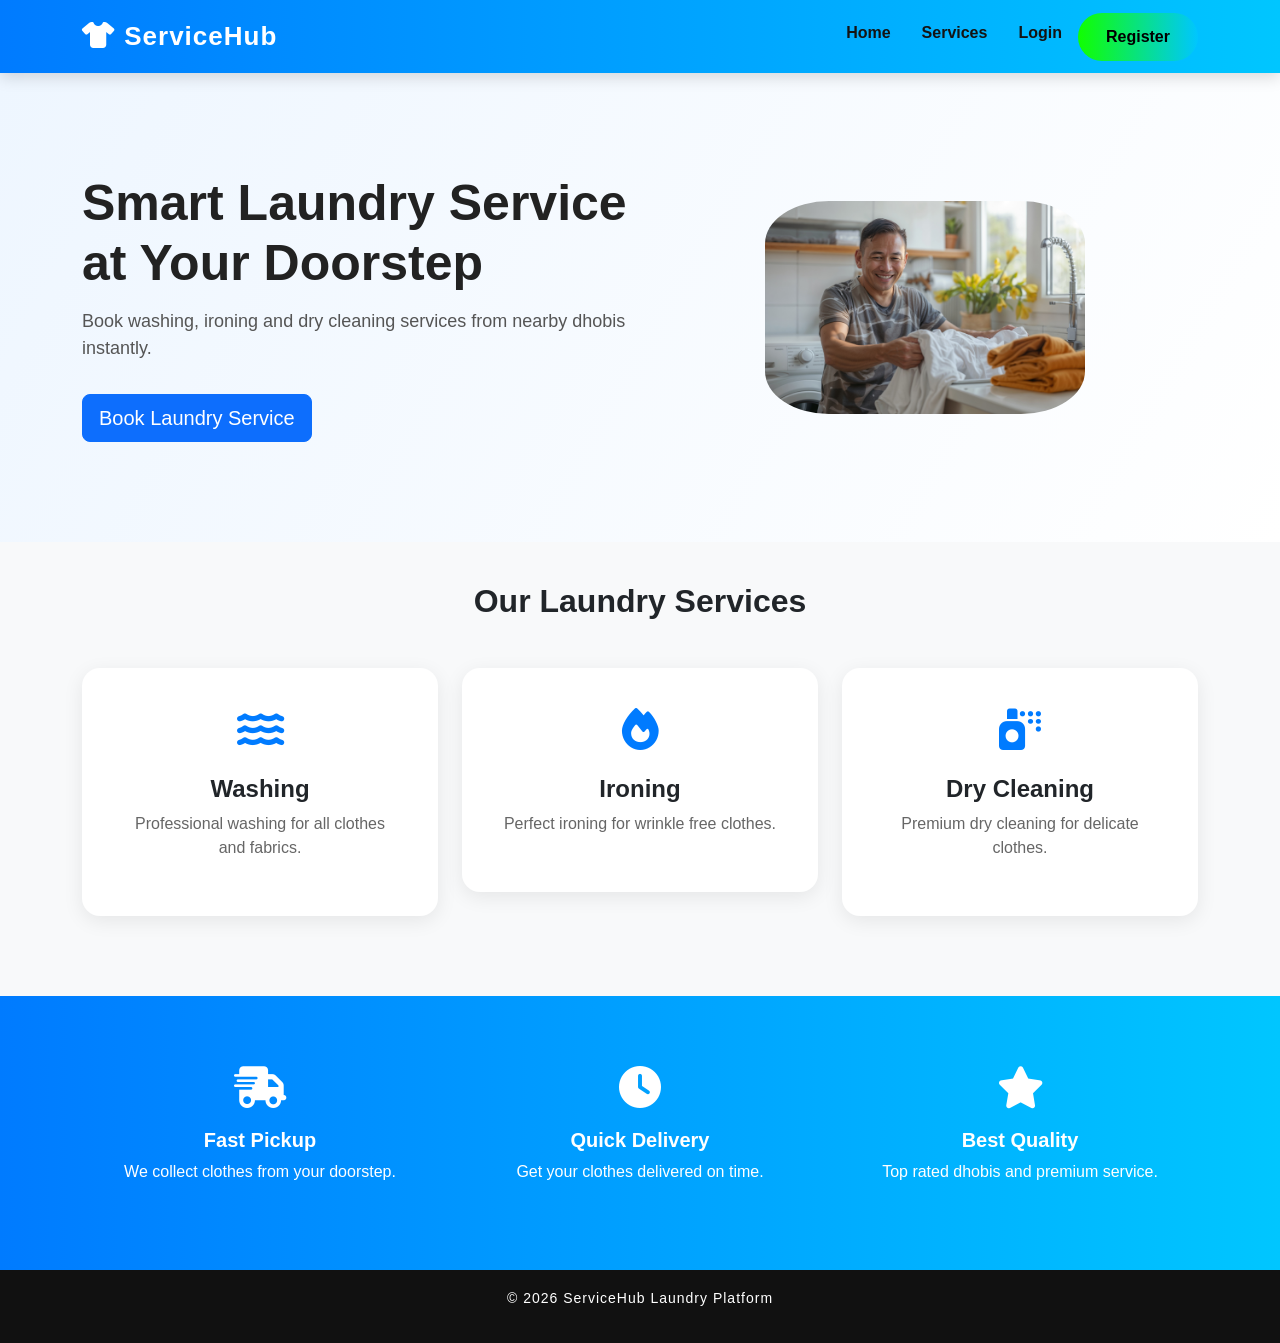
<file: index.html>
<!DOCTYPE html>
<html lang="en">
<head>

<meta charset="UTF-8">
<meta name="viewport" content="width=device-width, initial-scale=1.0">

<title>ServiceHub Laundry</title>

<link href="https://cdn.jsdelivr.net/npm/bootstrap@5.3.3/dist/css/bootstrap.min.css" rel="stylesheet">

<link rel="stylesheet" href="https://cdnjs.cloudflare.com/ajax/libs/font-awesome/6.5.0/css/all.min.css">

<link rel="stylesheet" href="css/style.css">

</head>

<body>


<!-- Navbar -->

<nav class="navbar navbar-expand-lg navbar-dark custom-navbar">

<div class="container">

<a class="navbar-brand fw-bold logo" href="#">
<i class="fa-solid fa-shirt"></i> ServiceHub
</a>

<button class="navbar-toggler" data-bs-toggle="collapse" data-bs-target="#menu">
<span class="navbar-toggler-icon"></span>
</button>

<div class="collapse navbar-collapse" id="menu">

<ul class="navbar-nav ms-auto">

<li class="nav-item">
<a class="nav-link" href="#">Home</a>
</li>

<li class="nav-item">
<a class="nav-link" href="services.html">Services</a>
</li>

<li class="nav-item">
<a class="nav-link" href="login.html">Login</a>
</li>

<li class="nav-item">
<a class="btn btn-light ms-2" href="register.html">Register</a>
</li>

</ul>

</div>

</div>

</nav>



<!-- Hero Section -->

<section class="hero-section">

<div class="container">

<div class="row align-items-center">

<div class="col-md-6 hero-text">

<h1>Smart Laundry Service at Your Doorstep</h1>

<p>
Book washing, ironing and dry cleaning services from nearby dhobis instantly.
</p>

<a href="services.html" class="btn btn-primary btn-lg mt-3">
Book Laundry Service
</a>

</div>


<div class="col-md-6 text-center">

<img src="./laundry.jpg" class="hero-img">

</div>

</div>

</div>

</section>



<!-- Services Section -->

<section class="services-section">

<div class="container">

<h2 class="text-center mb-5">Our Laundry Services</h2>

<div class="row g-4">

<div class="col-md-4">

<div class="service-card">

<i class="fa-solid fa-water"></i>

<h4>Washing</h4>

<p>Professional washing for all clothes and fabrics.</p>

</div>

</div>


<div class="col-md-4">

<div class="service-card">

<i class="fa-solid fa-fire"></i>

<h4>Ironing</h4>

<p>Perfect ironing for wrinkle free clothes.</p>

</div>

</div>


<div class="col-md-4">

<div class="service-card">

<i class="fa-solid fa-spray-can"></i>

<h4>Dry Cleaning</h4>

<p>Premium dry cleaning for delicate clothes.</p>

</div>

</div>

</div>

</div>

</section>



<!-- Features -->

<section class="features">

<div class="container">

<div class="row text-center">

<div class="col-md-4">

<i class="fa-solid fa-truck-fast feature-icon"></i>

<h5>Fast Pickup</h5>

<p>We collect clothes from your doorstep.</p>

</div>

<div class="col-md-4">

<i class="fa-solid fa-clock feature-icon"></i>

<h5>Quick Delivery</h5>

<p>Get your clothes delivered on time.</p>

</div>

<div class="col-md-4">

<i class="fa-solid fa-star feature-icon"></i>

<h5>Best Quality</h5>

<p>Top rated dhobis and premium service.</p>

</div>

</div>

</div>

</section>



<!-- Footer -->

<footer class="footer">

<p>© 2026 ServiceHub Laundry Platform</p>

</footer>



<script src="https://cdn.jsdelivr.net/npm/bootstrap@5.3.3/dist/js/bootstrap.bundle.min.js"></script>

</body>
</html>
</file>
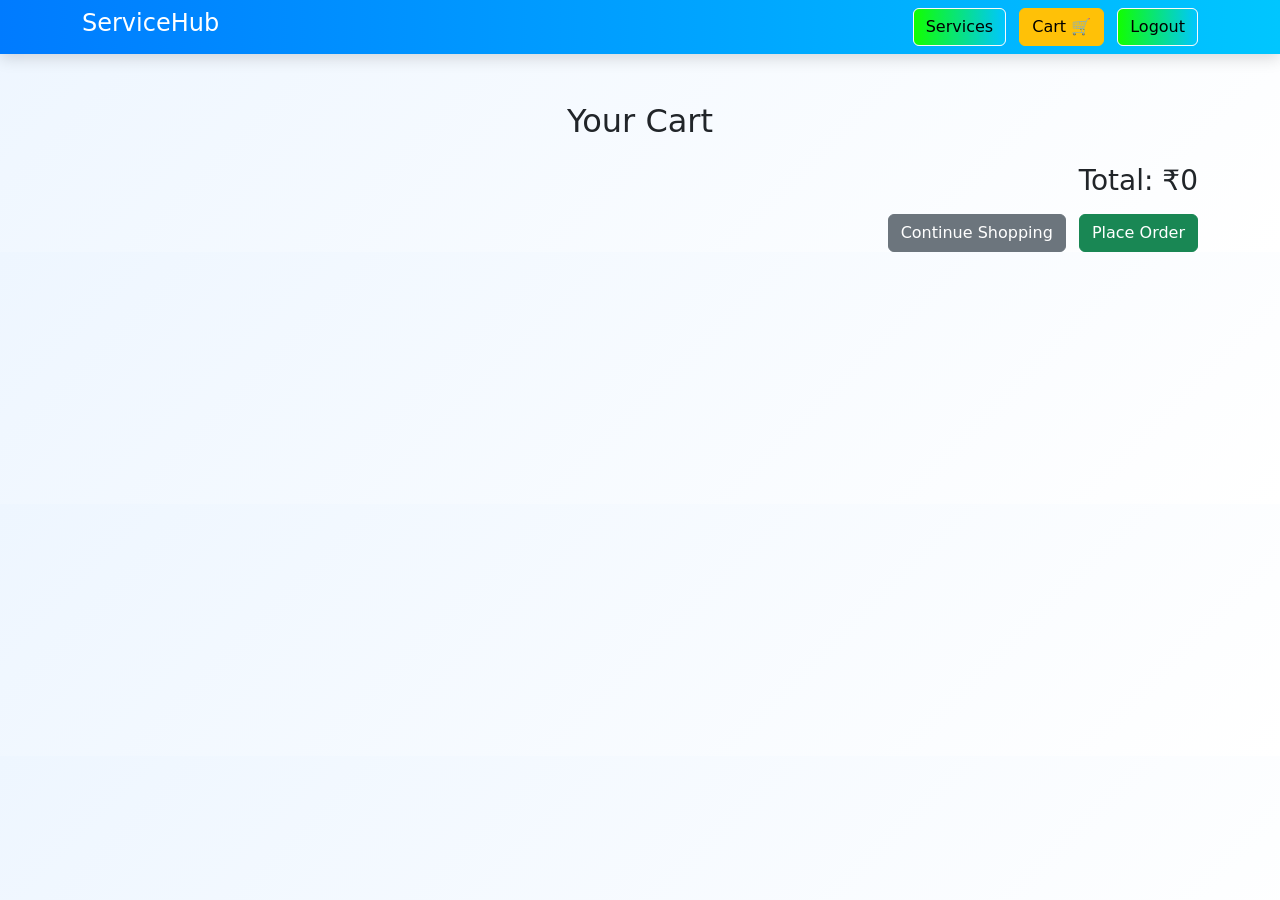
<file: cart.html>
<!DOCTYPE html>
<html>
<head>

<title>Cart</title>

<link rel="stylesheet" href="css/style.css">
<link rel="stylesheet" href="css/cart.css">

<link href="https://cdn.jsdelivr.net/npm/bootstrap@5.3.3/dist/css/bootstrap.min.css" rel="stylesheet">

</head>

<body>

<nav class="navbar custom-navbar">
<div class="container d-flex justify-content-between">

<h4 class="text-white">ServiceHub</h4>

<div>
<span class="text-white me-3" id="username"></span>

<button class="btn btn-light me-2" onclick="goServices()">Services</button>

<button class="btn btn-warning me-2" onclick="goToCart()">Cart 🛒</button>

<button class="btn btn-light" onclick="logout()">Logout</button>
</div>

</div>
</nav>


<div class="container mt-5">

<h2 class="text-center mb-4">Your Cart</h2>

<div id="cartContainer"></div>

<h3 class="text-end mt-4" id="totalAmount">Total: ₹0</h3>

<div class="text-end mt-3">

<button class="btn btn-secondary me-2" onclick="goServices()">
Continue Shopping
</button>

<button class="btn btn-success" onclick="placeOrder()">
Place Order
</button>

</div>

</div>

<script src="js/utils.js"></script>
<script src="js/cart.js"></script>

</body>
</html>
</file>
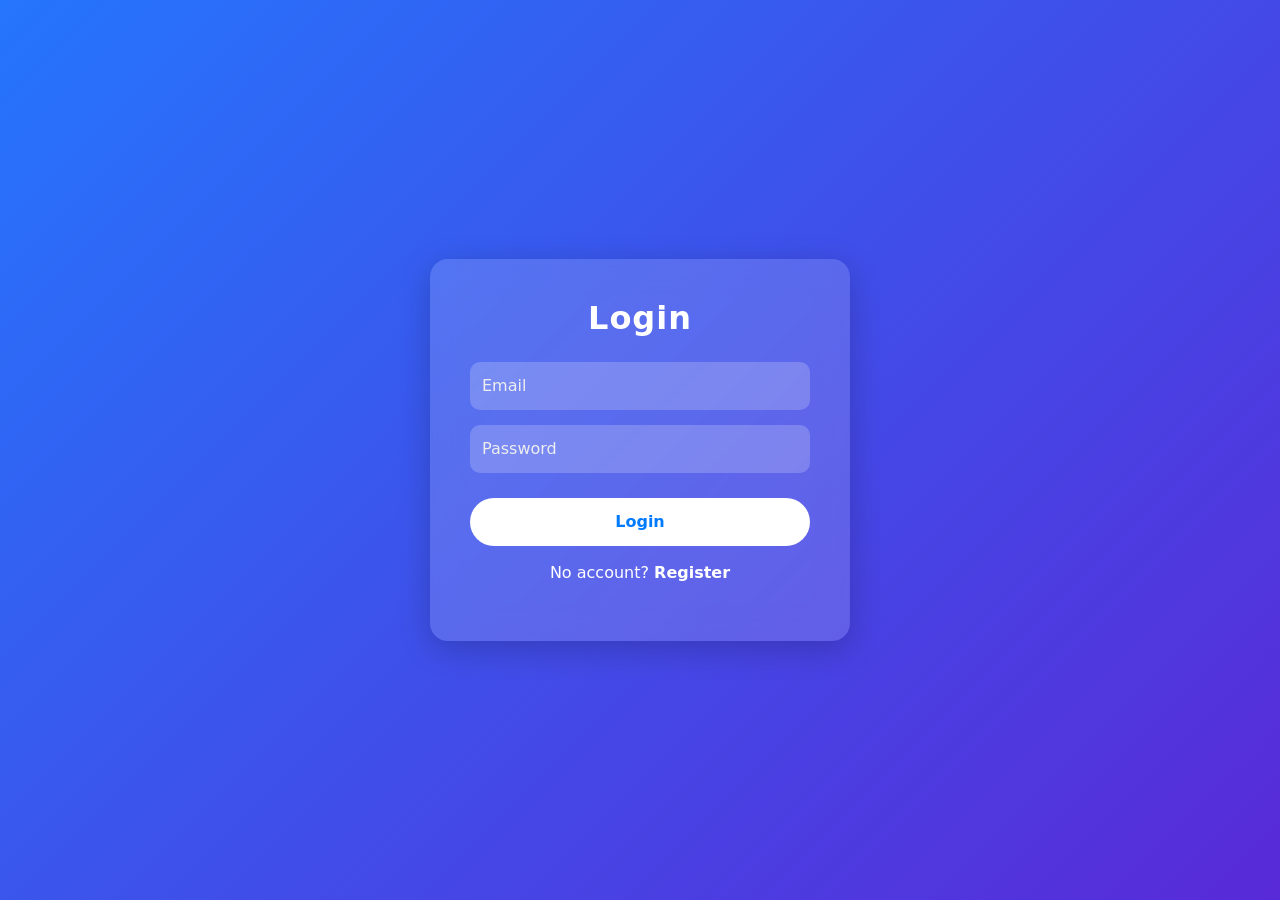
<file: login.html>
<!DOCTYPE html>
<html>
<head>

<title>Login</title>

<link rel="stylesheet" href="css/style.css">

<link href="https://cdn.jsdelivr.net/npm/bootstrap@5.3.3/dist/css/bootstrap.min.css" rel="stylesheet">

</head>

<body class="auth-page">

<div class="auth-card">

<h2 class="auth-title">Login</h2>

<form id="loginForm">

<input type="email" id="email" class="auth-input" placeholder="Email" required>

<input type="password" id="password" class="auth-input" placeholder="Password" required>

<button class="auth-btn" type="submit">Login</button>

</form>

<p class="auth-link">
No account? <a href="register.html">Register</a>
</p>

</div>

<script src="js/utils.js"></script>
<script src="js/login.js"></script>

</body>
</html>
</file>
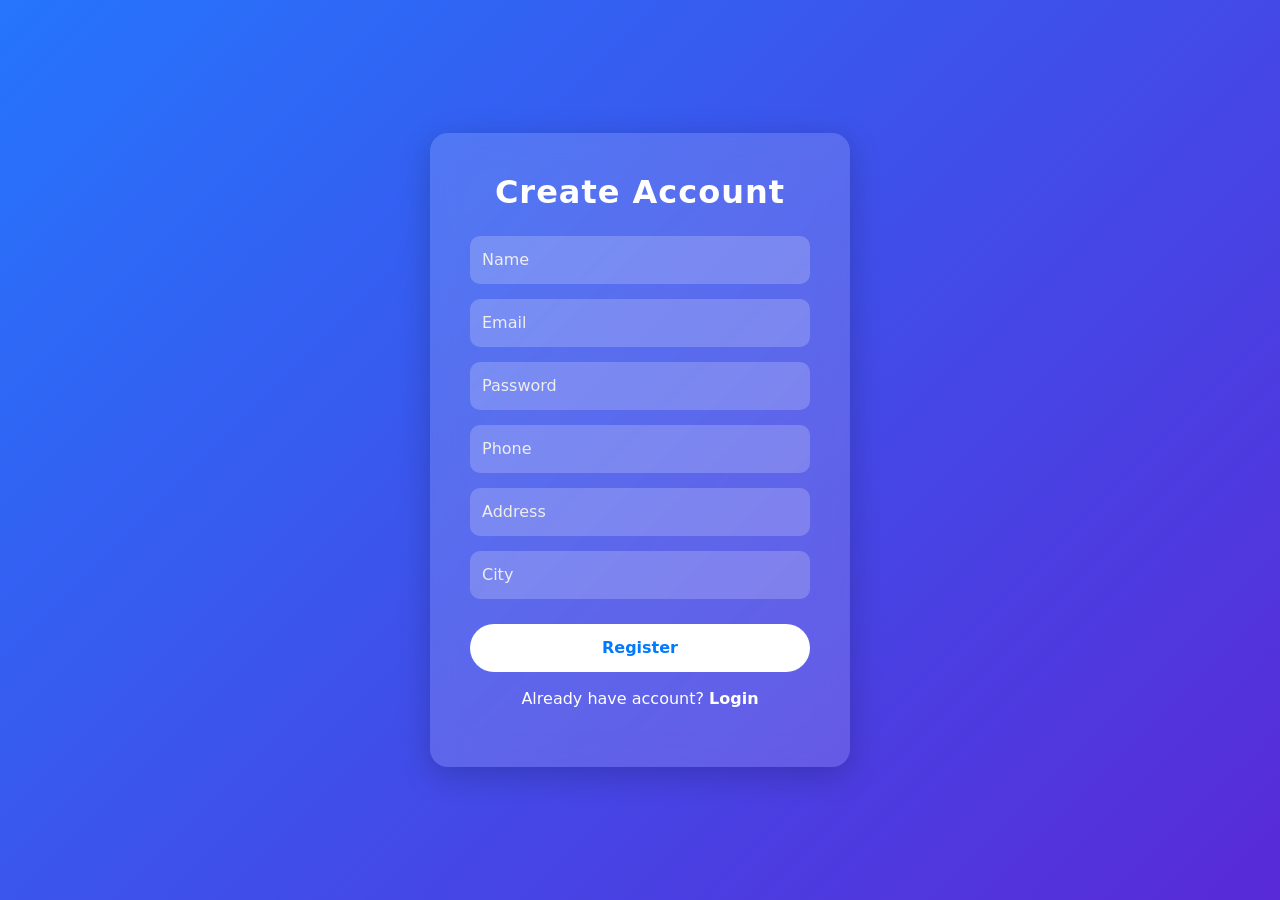
<file: register.html>
<!DOCTYPE html>
<html>
<head>

<title>Register</title>

<link rel="stylesheet" href="css/style.css">

<link href="https://cdn.jsdelivr.net/npm/bootstrap@5.3.3/dist/css/bootstrap.min.css" rel="stylesheet">

</head>

<body class="auth-page">

<div class="auth-card">

<h2 class="auth-title">Create Account</h2>

<form id="registerForm">

<input type="text" id="name" class="auth-input" placeholder="Name" required>

<input type="email" id="email" class="auth-input" placeholder="Email" required>

<input type="password" id="password" class="auth-input" placeholder="Password" required>

<input type="text" id="phone" class="auth-input" placeholder="Phone" required>

<input type="text" id="address" class="auth-input" placeholder="Address" required>

<input type="text" id="city" class="auth-input" placeholder="City" required>

<button class="auth-btn" type="submit">Register</button>

</form>

<p class="auth-link">
Already have account? <a href="login.html">Login</a>
</p>

</div>

<script src="js/utils.js"></script>
<script src="js/register.js"></script>

</body>
</html>
</file>
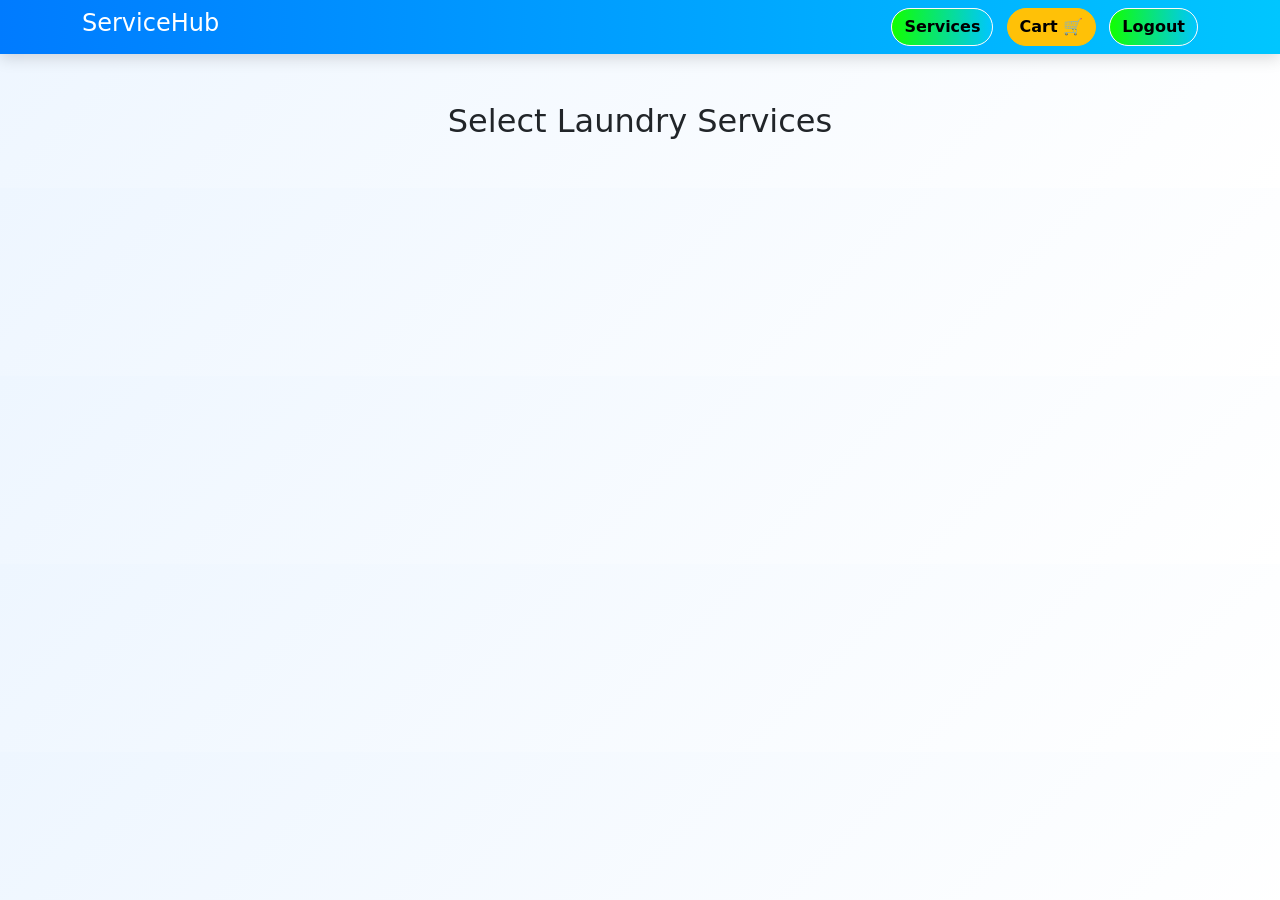
<file: services.html>
<!DOCTYPE html>
<html>
<head>

<title>Services</title>

<link rel="stylesheet" href="css/style.css">
<link rel="stylesheet" href="css/services.css">

<link href="https://cdn.jsdelivr.net/npm/bootstrap@5.3.3/dist/css/bootstrap.min.css" rel="stylesheet">

</head>

<body>

<nav class="navbar custom-navbar">
<div class="container d-flex justify-content-between align-items-center">

<h4 class="text-white">ServiceHub</h4>

<div>

<span class="text-white me-3" id="username"></span>

<button class="btn btn-light me-2" onclick="goServices()">Services</button>

<button class="btn btn-warning me-2" onclick="goToCart()">Cart 🛒</button>

<button class="btn btn-light" onclick="logout()">Logout</button>

</div>

</div>
</nav>

<div class="container mt-5">

<h2 class="text-center mb-5">Select Laundry Services</h2>

<div class="row" id="servicesContainer"></div>

</div>

<script src="js/utils.js"></script>
<script src="js/services.js"></script>

</body>
</html>
</file>
<file: css/style.css>
/* Global Styles */

body{
font-family: 'Segoe UI', sans-serif;
background:#f8f9fa;
margin:0;
padding:0;
scroll-behavior:smooth;
}



/* Navbar */

.custom-navbar{
background: linear-gradient(90deg,#007bff,#00c6ff);
padding:12px 0;
box-shadow:0 4px 15px rgba(0,0,0,0.15);
}

.logo{
font-size:26px;
font-weight:700;
letter-spacing:1px;
}

.nav-link{
color:#141313 !important;
font-size:16px;
font-weight:bold;
margin-left:15px;
transition:0.3s;
}

.nav-link:hover{
color:#ff3c00 !important;
transform:translateY(-2px);
}



/* Hero Section */

.hero-section{
padding:100px 0;
background:linear-gradient(120deg,#eef6ff,#ffffff);
}

.hero-text h1{
font-size:50px;
font-weight:700;
color:#222;
}

.hero-text p{
font-size:18px;
margin-top:15px;
color:#555;
}

.hero-img{
width:320px;
border-radius: 20%;
animation: float 3s ease-in-out infinite;
}

@keyframes float{
0%{transform:translateY(0)}
50%{transform:translateY(-12px)}
100%{transform:translateY(0)}
}



/* Buttons */

.btn-light{
background:linear-gradient(90deg,#11ff00,#00c6ff);
border:none;
padding:12px 28px;
font-weight:600;
border-radius:30px;
transition:0.3s;
}

.btn-light:hover{
transform:scale(1.05);
box-shadow:0 8px 20px rgba(0,123,255,0.4);

}



/* Services Section */

.services-section{
padding:40px 0 80px;
}

.services-section h2{
font-weight:700;
margin-bottom:40px;
}

.service-card{
background:white;
padding:40px;
border-radius:18px;
text-align:center;
transition:0.4s;
box-shadow:0 5px 20px rgba(0,0,0,0.08);
}

.service-card i{
font-size:42px;
color:#007bff;
margin-bottom:15px;
}

.service-card h4{
margin-top:10px;
font-weight:600;
}

.service-card p{
color:#666;
}

.service-card:hover{
transform:translateY(-12px);
box-shadow:0 15px 35px rgba(0,0,0,0.15);
}



/* Features Section */

.features{
background:linear-gradient(90deg,#007bff,#00c6ff);
color:white;
padding:70px 0;
}

.features h5{
margin-top:10px;
font-weight:600;
}

.feature-icon{
font-size:42px;
margin-bottom:10px;
}



/* Footer */

.footer{
background:#111;
color:white;
text-align:center;
padding:18px;
font-size:14px;
letter-spacing:1px;
}



/* Responsive */

@media(max-width:768px){

.hero-text{
text-align:center;
margin-bottom:40px;
}

.hero-text h1{
font-size:36px;
}

.hero-img{
width:240px;
}

}


/* ===== AUTH PAGE BACKGROUND ===== */

.auth-page{
height:100vh;
display:flex;
align-items:center;
justify-content:center;
background:linear-gradient(-45deg,#007bff,#00c6ff,#6a11cb,#2575fc);
background-size:400% 400%;
animation:gradientMove 12s ease infinite;
}

@keyframes gradientMove{
0%{background-position:0% 50%}
50%{background-position:100% 50%}
100%{background-position:0% 50%}
}


/* ===== GLASS CARD ===== */

.auth-card{
width:420px;
padding:40px;
border-radius:18px;
background:rgba(255,255,255,0.15);
backdrop-filter:blur(15px);
box-shadow:0 8px 32px rgba(0,0,0,0.2);
color:white;
animation:fadeIn 1s ease;
}

@keyframes fadeIn{
from{
opacity:0;
transform:translateY(30px);
}
to{
opacity:1;
transform:translateY(0);
}
}


/* ===== TITLE ===== */

.auth-title{
text-align:center;
font-weight:700;
margin-bottom:25px;
letter-spacing:1px;
}


/* ===== INPUT FIELDS ===== */

.auth-input{
background:rgba(255,255,255,0.2);
border:none;
color:white;
padding:12px;
border-radius:10px;
margin-bottom:15px;
width:100%;
outline:none;
transition:0.3s;
}

.auth-input::placeholder{
color:#eee;
}

.auth-input:focus{
background:rgba(255,255,255,0.3);
box-shadow:0 0 8px rgba(255,255,255,0.6);
}


/* ===== BUTTON ===== */

.auth-btn{
width:100%;
padding:12px;
border:none;
border-radius:30px;
font-weight:600;
background:white;
color:#007bff;
transition:0.3s;
margin-top:10px;
}

.auth-btn:hover{
background:#007bff;
color:white;
transform:scale(1.05);
box-shadow:0 6px 20px rgba(0,0,0,0.3);
}


/* ===== LINK ===== */

.auth-link{
text-align:center;
margin-top:15px;
}

.auth-link a{
color:#fff;
font-weight:600;
text-decoration:none;
}

.auth-link a:hover{
text-decoration:underline;
}

/* Notification */

.notification{
position:fixed;
top:20px;
right:20px;
background:#333;
color:white;
padding:14px 20px;
border-radius:8px;
box-shadow:0 4px 10px rgba(0,0,0,0.3);
opacity:0;
transform:translateY(-20px);
transition:0.4s;
z-index:9999;
}

.notification.show{
opacity:1;
transform:translateY(0);
}

.notification.success{
background:#28a745;
}

.notification.error{
background:#dc3545;
}
</file>
<file: css/cart.css>
body{
background:linear-gradient(135deg,#eef6ff,#ffffff);
}

.cart-item{
display:flex;
justify-content:space-between;
align-items:center;
background:white;
padding:18px 25px;
margin-bottom:15px;
border-radius:12px;
box-shadow:0 6px 18px rgba(0,0,0,0.08);
}

/* LEFT SIDE */
.cart-left{
width:40%;
}

.cart-left h5{
margin:0;
font-weight:600;
}

.cart-left p{
margin:3px 0 0;
color:#666;
font-size:14px;
}

/* MIDDLE (QUANTITY) */

.cart-middle{
width:25%;
display:flex;
justify-content:center;
align-items:center;
gap:10px;
}

.cart-middle button{
width:32px;
height:32px;
border:none;
background:#1976d2;
color:white;
font-size:16px;
border-radius:6px;
cursor:pointer;
}

/* RIGHT SIDE */

.cart-right{
width:25%;
display:flex;
justify-content:flex-end;
align-items:center;
gap:15px;
}

.cart-right p{
font-weight:600;
margin:0;
font-size:16px;
}

.cart-right button{
background:#e53935;
border:none;
color:white;
padding:6px 14px;
border-radius:6px;
cursor:pointer;
}
</file>
<file: css/services.css>
body{
background:linear-gradient(135deg,#eef6ff,#ffffff);
}

.service-box{
background:white;
padding:25px;
border-radius:15px;
box-shadow:0 5px 20px rgba(0,0,0,0.1);
transition:0.4s;
}

.service-box:hover{
transform:translateY(-10px);
box-shadow:0 15px 40px rgba(0,0,0,0.2);
}

.service-option{
display:flex;
align-items:center;
margin-bottom:10px;
}

.service-option input{
margin-right:10px;
}

.total{
font-weight:bold;
margin-top:10px;
color:#28a745;
}

.service-box button{
width:100%;
margin-top:15px;
padding:10px;
border:none;
border-radius:25px;
background:linear-gradient(90deg,#007bff,#00c6ff);
color:white;
font-weight:600;
transition:0.3s;
}

.service-box button:hover{
transform:scale(1.05);
box-shadow:0 5px 15px rgba(0,123,255,0.4);
}

.quantity-box{
display:flex;
justify-content:center;
align-items:center;
margin-top:10px;
}

.quantity-box button{
width:30px;
height:30px;
border:none;
background:#007bff;
color:white;
font-size:18px;
border-radius:5px;
margin:0 8px;
}

.quantity-box span{
font-weight:bold;
font-size:18px;
}

.total{
font-weight:bold;
margin-top:10px;
color:#28a745;
}

.navbar button{
border-radius:20px;
font-weight:600;
}
</file>
